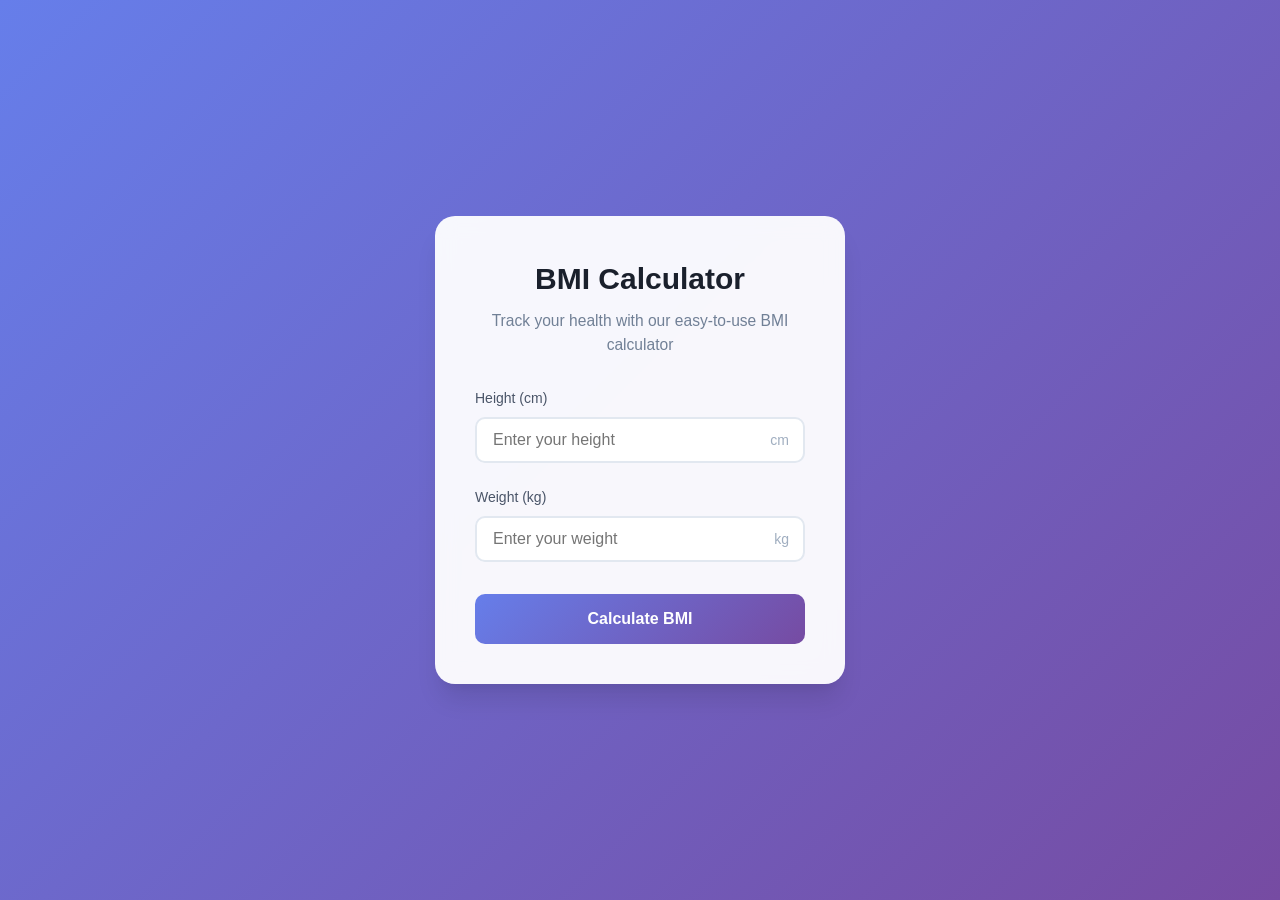
<file: BMI-Calculater/index.html>
<!DOCTYPE html>
<html lang="en">
  <head>
    <meta charset="UTF-8" />
    <meta name="viewport" content="width=device-width, initial-scale=1.0" />
    <title>BMI Calculator</title>
    <link rel="stylesheet" href="./style.css" />
  </head>
  <body>
    <div class="container">
      <div class="calculator">
        <div class="header">
          <h1>BMI Calculator</h1>
          <p>Track your health with our easy-to-use BMI calculator</p>
        </div>

        <div class="input-group">
          <div class="input-field">
            <label for="height">Height (cm)</label>
            <div class="input-wrapper">
              <input
                type="number"
                id="height"
                placeholder="Enter your height"
                pattern="[0-9]*"
                inputmode="numeric"
                min="0"
                max="9"
              />
              <span class="unit">cm</span>
            </div>
          </div>

          <div class="input-field">
            <label for="weight">Weight (kg)</label>
            <div class="input-wrapper">
              <input
                type="number"
                id="weight"
                placeholder="Enter your weight"
                pattern="[0-9]*"
                inputmode="numeric"
                min="0"
                max="9"
              />
              <span class="unit">kg</span>
            </div>
          </div>

          <button class="calculate-btn">Calculate BMI</button>
        </div>

        <div class="result" id="result">
          <div class="result-value"></div>
          <div class="result-message"></div>
        </div>
      </div>
    </div>
  </body>
  <script src="./app.js"></script>
</html>
</file>
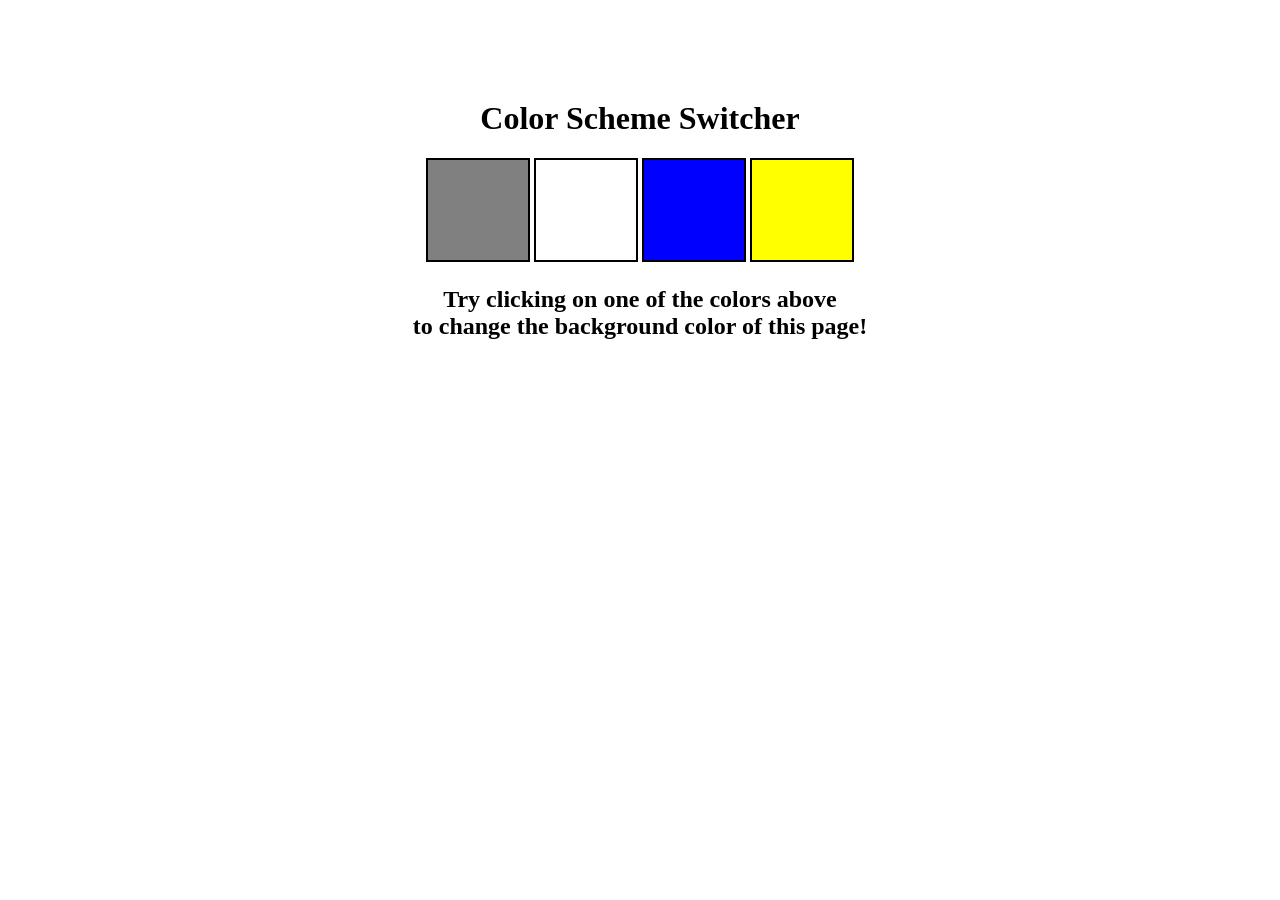
<file: Color-Changer/index.html>
<!DOCTYPE html>
<html lang="en">
  <head>
    <meta charset="UTF-8" />
    <meta name="viewport" content="width=device-width, initial-scale=1.0" />
    <meta http-equiv="X-UA-Compatible" content="ie=edge" />
    <link rel="stylesheet" href="./style.css" />
    <!-- <link rel="stylesheet" href="../styles.css" /> -->
    <title>JavaScript Background Color Switcher</title>
  </head>
  <body>
    <div class="canvas">
      <h1>Color Scheme Switcher</h1>
      <span class="button" id="grey"></span>
      <span class="button" id="white"></span>
      <span class="button" id="blue"></span>
      <span class="button" id="yellow"></span>
      <h2>
        Try clicking on one of the colors above
        <span>to change the background color of this page!</span>
      </h2>
    </div>
    <script src="./app.js"></script>
  </body>
</html>
</file>
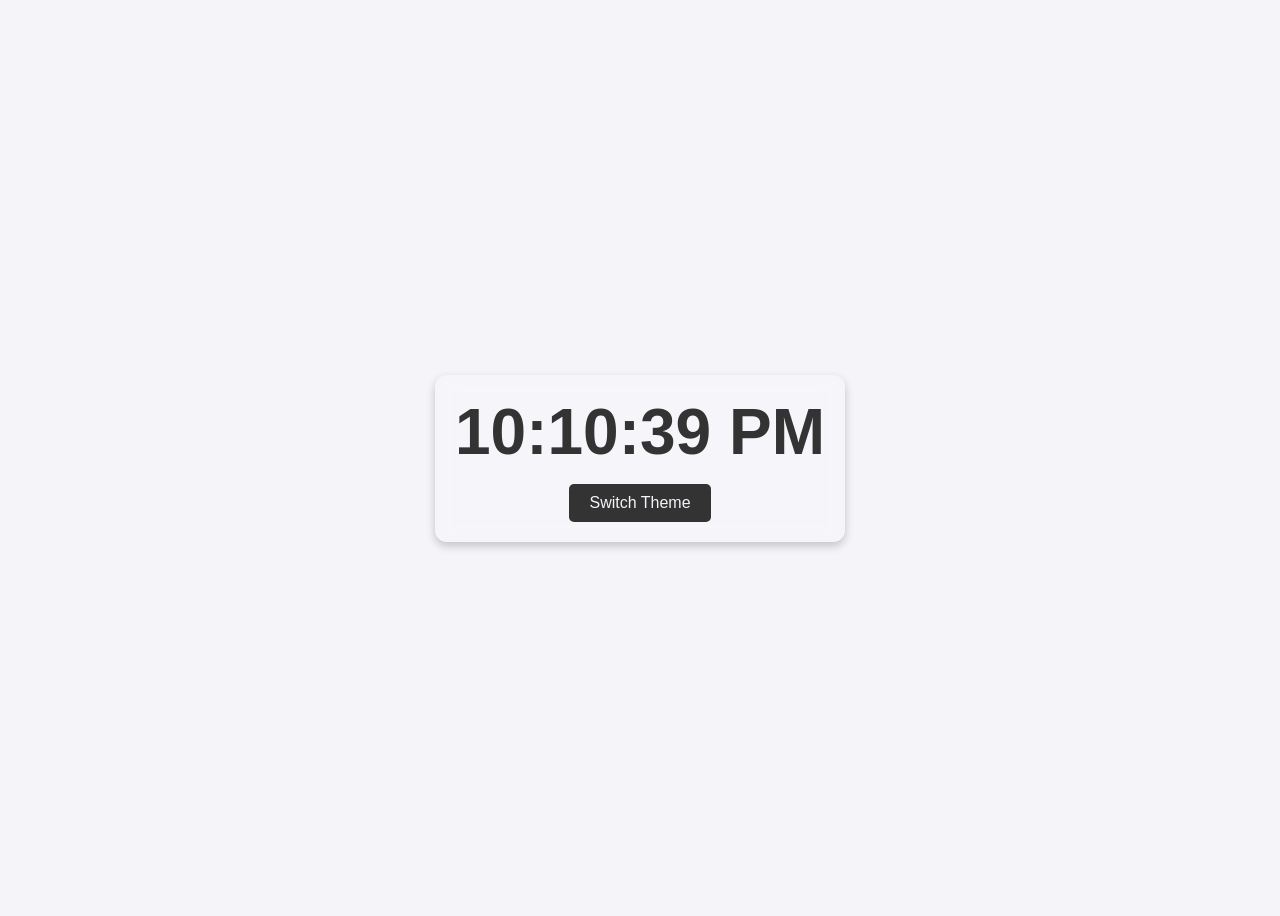
<file: Digital-Clock/index.html>
<!DOCTYPE html>
<html lang="en">
  <head>
    <meta charset="UTF-8" />
    <meta name="viewport" content="width=device-width, initial-scale=1.0" />
    <title>Digital Clock with Theme Switcher</title>
    <link rel="stylesheet" href="./style.css" />
  </head>
  <body>
    <div class="clock-container">
      <div class="clock" id="clock"></div>
      <button class="theme-toggle" id="themeToggle">Switch Theme</button>
    </div>
    <script src="./app.js"></script>
  </body>
</html>
</file>
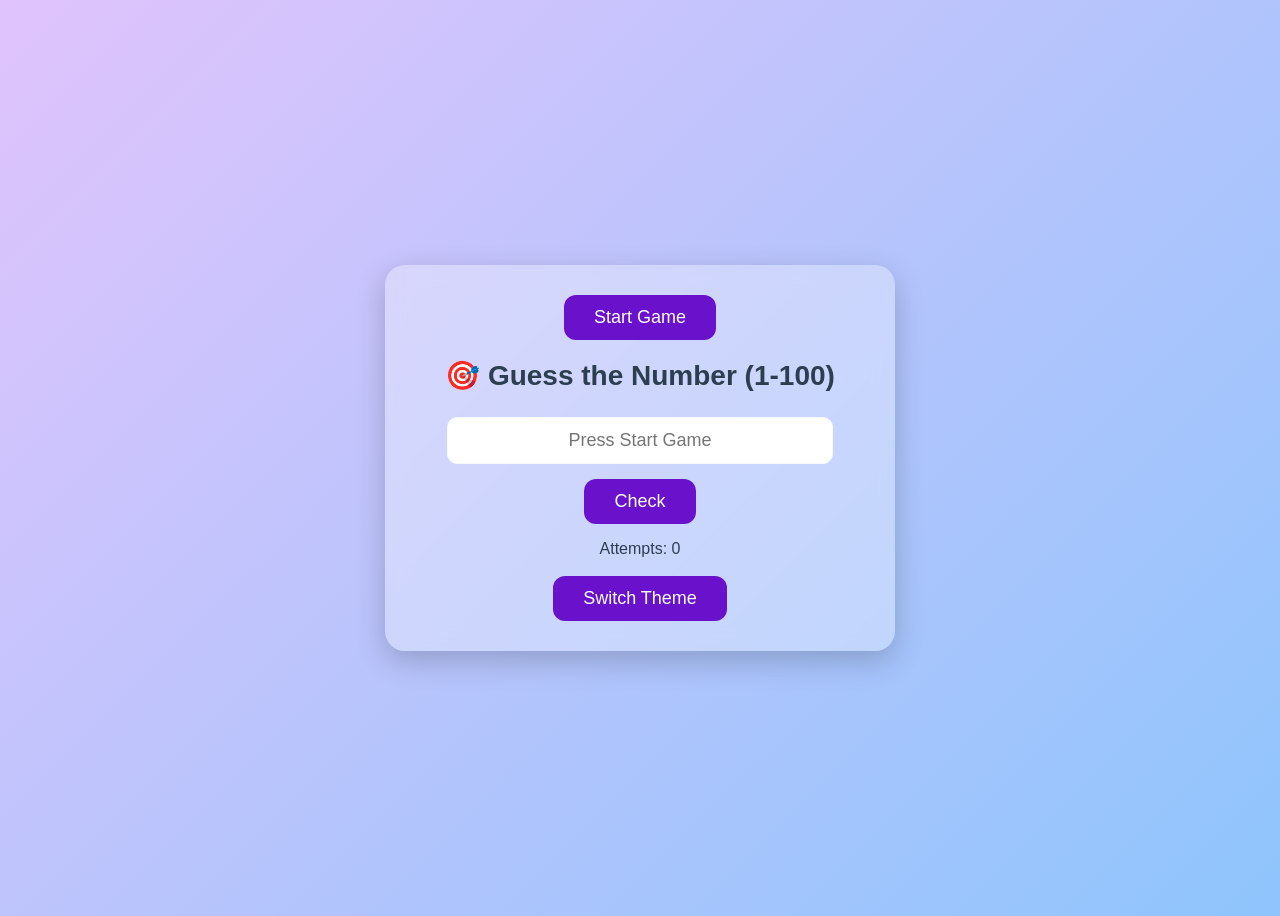
<file: Number-Guess-Game/index.html>
<!DOCTYPE html>
<html lang="en">
  <head>
    <meta charset="UTF-8" />
    <meta name="viewport" content="width=device-width, initial-scale=1.0" />
    <title>Guess the Number Game</title>
    <link rel="stylesheet" href="./style.css" />
  </head>
  <body>
    <div class="game-container">
      <button class="new-game">Start Game</button>
      <h1>🎯 Guess the Number (1-100)</h1>
      <input
        type="number"
        id="guess"
        placeholder="Press Start Game"
        min="1"
        max="100"
        disabled
      />
      <button id="checkButton">Check</button>
      <p class="attempt">Attempts: <span>0</span></p>
      <p class="prevAttempts"></p>
      <p class="message" id="message"></p>
      <button id="themeToggle">Switch Theme</button>
    </div>
    <script src="./app.js"></script>
  </body>
</html>
</file>
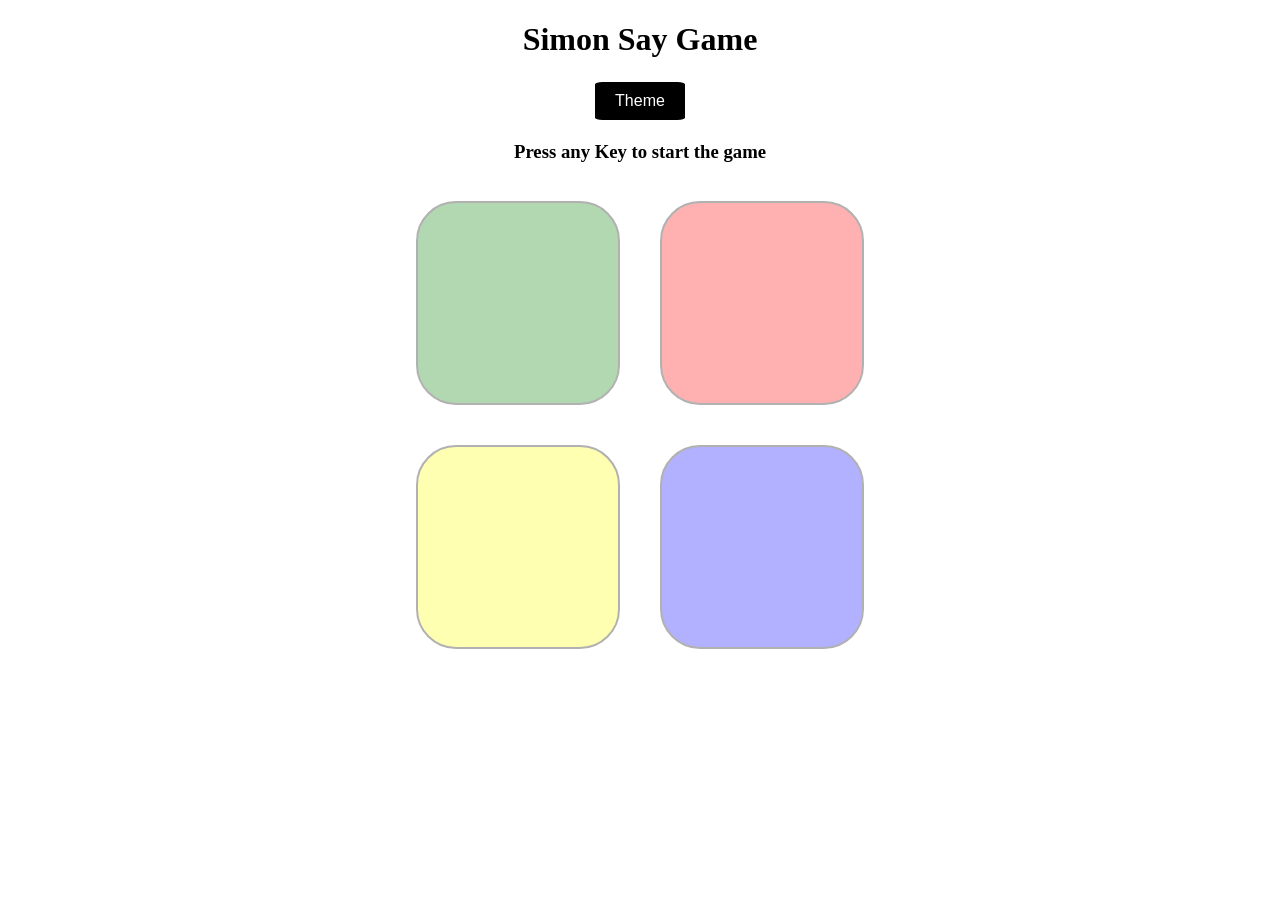
<file: Simon Say Game/index.html>
<!DOCTYPE html>
<html lang="en">
<head>
    <meta charset="UTF-8">
    <meta name="viewport" content="width=device-width, initial-scale=1.0">
    <title>Simon Says Game</title>
    <!-- External CSS -->
    <link rel="stylesheet" href="./style.css">
</head>
<body>
    
    <h1>Simon Say Game</h1>
    <button class="theme-toggle">Theme</button>

    <h3>Press any Key to start the game</h3>

    <div class="btn-container">
        <div class="btn btn1" type = "button" id="green"></div>
        <div class="btn btn2" type = "button" id="red"></div>
        <div class="btn btn3" type = "button" id="yellow"></div>
        <div class="btn btn4" type = "button" id="blue"></div>
    </div>

    <!-- JavaScript File -->
    <script src="./app.js"></script>
</body>
</html>
</file>
<file: BMI-Calculater/style.css>
* {
  margin: 0;
  padding: 0;
  box-sizing: border-box;
}

body {
  font-family: "Inter", -apple-system, BlinkMacSystemFont, "Segoe UI", Roboto,
    sans-serif;
  background: linear-gradient(135deg, #667eea 0%, #764ba2 100%);
  min-height: 100vh;
  display: flex;
  align-items: center;
  justify-content: center;
  color: #2d3748;
  line-height: 1.5;
}

.container {
  width: 100%;
  max-width: 450px;
  padding: 20px;
}

.calculator {
  background: rgba(255, 255, 255, 0.95);
  padding: 2.5rem;
  border-radius: 20px;
  box-shadow: 0 20px 25px -5px rgba(0, 0, 0, 0.1),
    0 10px 10px -5px rgba(0, 0, 0, 0.04);
  backdrop-filter: blur(10px);
}

.header {
  text-align: center;
  margin-bottom: 2rem;
}

.header h1 {
  color: #1a202c;
  font-size: 1.875rem;
  font-weight: 700;
  margin-bottom: 0.5rem;
}

.header p {
  color: #718096;
  font-size: 0.975rem;
}

.input-group {
  display: flex;
  flex-direction: column;
  gap: 1.5rem;
}

.input-field {
  display: flex;
  flex-direction: column;
  gap: 0.5rem;
}

.input-field label {
  font-size: 0.875rem;
  font-weight: 500;
  color: #4a5568;
}

.input-wrapper {
  position: relative;
}

input {
  width: 100%;
  padding: 0.75rem 1rem;
  font-size: 1rem;
  border: 2px solid #e2e8f0;
  border-radius: 10px;
  outline: none;
  transition: all 0.3s ease;
  /* appearance: none; */
}

input:focus {
  border-color: #667eea;
  box-shadow: 0 0 0 3px rgba(102, 126, 234, 0.1);
}
input::-webkit-inner-spin-button,
input::-webkit-outer-spin-button {
  -webkit-appearance: none;
}
.unit {
  position: absolute;
  right: 1rem;
  top: 50%;
  transform: translateY(-50%);
  color: #a0aec0;
  font-size: 0.875rem;
}

.calculate-btn {
  margin-top: 0.5rem;
  padding: 1rem;
  background: linear-gradient(135deg, #667eea 0%, #764ba2 100%);
  color: white;
  border: none;
  border-radius: 10px;
  font-size: 1rem;
  font-weight: 600;
  cursor: pointer;
  transition: transform 0.2s ease, box-shadow 0.2s ease;
}

.calculate-btn:hover {
  transform: translateY(-1px);
  box-shadow: 0 4px 6px -1px rgba(0, 0, 0, 0.1),
    0 2px 4px -1px rgba(0, 0, 0, 0.06);
}

.calculate-btn:active {
  transform: translateY(0);
}

.result {
  margin-top: 2rem;
  text-align: center;
  display: none;
}

.result.show {
  display: block;
  animation: fadeIn 0.5s ease;
}

.result-value {
  font-size: 2rem;
  font-weight: 700;
  color: #4a5568;
  margin-bottom: 0.5rem;
}

.result-message {
  color: #718096;
  font-size: 0.975rem;
}

@keyframes fadeIn {
  from {
    opacity: 0;
    transform: translateY(10px);
  }
  to {
    opacity: 1;
    transform: translateY(0);
  }
}

/* Responsive Design */
@media (max-width: 480px) {
  .container {
    padding: 1rem;
  }

  .calculator {
    padding: 1.5rem;
  }

  .header h1 {
    font-size: 1.5rem;
  }
}
</file>
<file: Color-Changer/style.css>
html {
  margin: 0;
}

span {
  display: block;
}
.canvas {
  margin: 100px auto 100px;
  width: 80%;
  text-align: center;
}

.button {
  width: 100px;
  height: 100px;
  border: solid black 2px;
  display: inline-block;
  cursor: pointer;
}

#grey {
  background: grey;
}

#white {
  background: white;
}
#blue {
  background: blue;
}
#yellow {
  background: yellow;
}
</file>
<file: Digital-Clock/style.css>
:root {
  --bg-light: #f4f4f9;
  --text-light: #333;
  --bg-dark: #1e1e2e;
  --text-dark: #ffffff;
}

body {
  font-family: "Arial", sans-serif;
  display: flex;
  justify-content: center;
  align-items: center;
  height: 100vh;
  background-color: var(--bg-light);
  color: var(--text-light);
  transition: background-color 0.5s ease, color 0.5s ease;
}

.clock-container {
  text-align: center;
  padding: 20px;
  border-radius: 12px;
  box-shadow: 0 4px 10px rgba(0, 0, 0, 0.2);
  background: rgba(255, 255, 255, 0.2);
  backdrop-filter: blur(10px);
}

.clock {
  font-size: 4rem;
  font-weight: bold;
}

.theme-toggle {
  margin-top: 15px;
  padding: 10px 20px;
  font-size: 1rem;
  border: none;
  border-radius: 5px;
  cursor: pointer;
  background: var(--text-light);
  color: var(--bg-light);
  transition: background-color 0.3s ease, color 0.3s ease;
}

.theme-toggle:hover {
  opacity: 0.8;
}

.dark-mode {
  background-color: var(--bg-dark);
  color: var(--text-dark);
}

.dark-mode .theme-toggle {
  background: var(--text-dark);
  color: var(--bg-dark);
}
</file>
<file: Number-Guess-Game/style.css>
:root {
  --bg-light: linear-gradient(135deg, #e0c3fc, #8ec5fc);
  --text-light: #2c3e50;
  --bg-dark: linear-gradient(135deg, #0f0f0f, #1a1a2e);
  --text-dark: #f8f9fa;
  --container-light: rgba(255, 255, 255, 0.3);
  --container-dark: rgba(40, 40, 40, 0.8);
  --button-light: #6a11cb;
  --button-dark: #fff;
  --input-light: #ffffff;
  --input-dark: #262626;
}

body {
  font-family: "Poppins", sans-serif;
  display: flex;
  justify-content: center;
  align-items: center;
  min-height: 100dvh;
  overflow: hidden;
  background: var(--bg-light);
  color: var(--text-light);
  transition: background-color 0.6s ease-in-out, color 0.6s ease-in-out;
  flex-direction: column;
}

.game-container {
  text-align: center;
  padding: 30px;
  border-radius: 20px;
  box-shadow: 0 10px 30px rgba(0, 0, 0, 0.2);
  background: var(--container-light);
  backdrop-filter: blur(10px);
  width: 90%;
  max-width: 450px;
  opacity: 0;
  transform: translateY(20px);
  animation: fadeIn 1s forwards;
}

@keyframes fadeIn {
  from {
    opacity: 0;
    transform: translateY(20px);
  }
  to {
    opacity: 1;
    transform: translateY(0);
  }
}

h1 {
  font-size: 28px;
  font-weight: bold;
  margin-bottom: 10px;
}
button,
input {
  -webkit-tap-highlight-color: transparent; /* Removes blue highlight */
  outline: none;
}
input {
  padding: 12px;
  font-size: 18px;
  width: 80%;
  margin: 15px 0;
  border: 1px solid #f8f9fa;
  border-radius: 10px;
  text-align: center;
  outline: none;
  background: var(--input-light);
  transition: box-shadow 0.3s, background-color 0.6s ease;
}
input::-webkit-outer-spin-button,
input::-webkit-inner-spin-button {
  appearance: none;
}

input:focus {
  box-shadow: 0 0 10px rgba(236, 235, 238, 0.7);
}

button {
  padding: 12px 30px;
  font-size: 18px;
  border: none;
  border-radius: 12px;
  cursor: pointer;
  background: var(--button-light);
  color: white;
  transition: all 0.1s ease;
  user-select: none;
}

button:hover {
  background: #5a0fc9;
  transform: translateY(-3px);
  box-shadow: 0 5px 15px rgba(106, 17, 203, 0.4);
}

.message {
  margin-top: 15px;
  font-size: 18px;
  opacity: 0;
  animation: fadeIn 1.5s forwards;
}

.dark-mode {
  background: var(--bg-dark);
  color: var(--text-dark);
  transition: background-color 0.6s ease-in-out, color 0.6s ease-in-out;
}

.dark-mode .game-container {
  background: var(--container-dark);
  box-shadow: 0 10px 30px rgba(255, 255, 255, 0.1);
}

.dark-mode button {
  background: var(--button-dark);
  color: #0f0f0f;
}

.dark-mode button:hover {
  background: #515152;
  box-shadow: 0 5px 10px #cac9c971;
  color: #fff;
}

.dark-mode input {
  background: var(--input-dark);
  color: var(--text-dark);
}
</file>
<file: Simon Say Game/style.css>
body{
    text-align: center;
    background-color: white;
    color: black;
    transition: background-color 0.3s, color 0.3s;
}

.btn-container{
    display: flex;
    /* align-items: center; */
    justify-content: center;
    width: 500px;
    flex-wrap: wrap;
    margin: auto;
}

.btn{
    height: 200px;
    width: 200px;
    margin: 20px;
    border: 2px solid black;
    border-radius: 40px;
    cursor: pointer;
    opacity: 0.3;
}

.btn1{
    background-color: green;
}
.btn2{
    background-color: red;
}
.btn3{
    background-color: yellow;
}
.btn4{
    background-color: blue;
}

.flash{
    box-shadow: 0 0 0 0 100px greenyellow;
    scale: 1.1;
    opacity: 1;
}

#theme-toggle:active{
    scale: 0.7;
}

/* Default light theme */
body {
    background-color: white;
    color: black;
    transition: background-color 0.3s, color 0.3s;
}

.dark-theme {
    background-color: black;
    color: white;
}

/* Style for the button */
.theme-toggle {
    padding: 10px 20px;
    font-size: 16px;
    cursor: pointer;
    border: 2px solid white;
    border-radius: 10%;
    background-color: black;
    color: white;
    border: 2px solid white;
}
.theme-dark-toggle{
    background-color: white;
    color: black;
    border: 2px solid black;
    /* border-radius: 10%;
    padding: 10px 20px;
    font-size: 16px;
    cursor: pointer;
    font-weight: bold; */
}

.red-alert{
    background-color: red;
}
</file>
